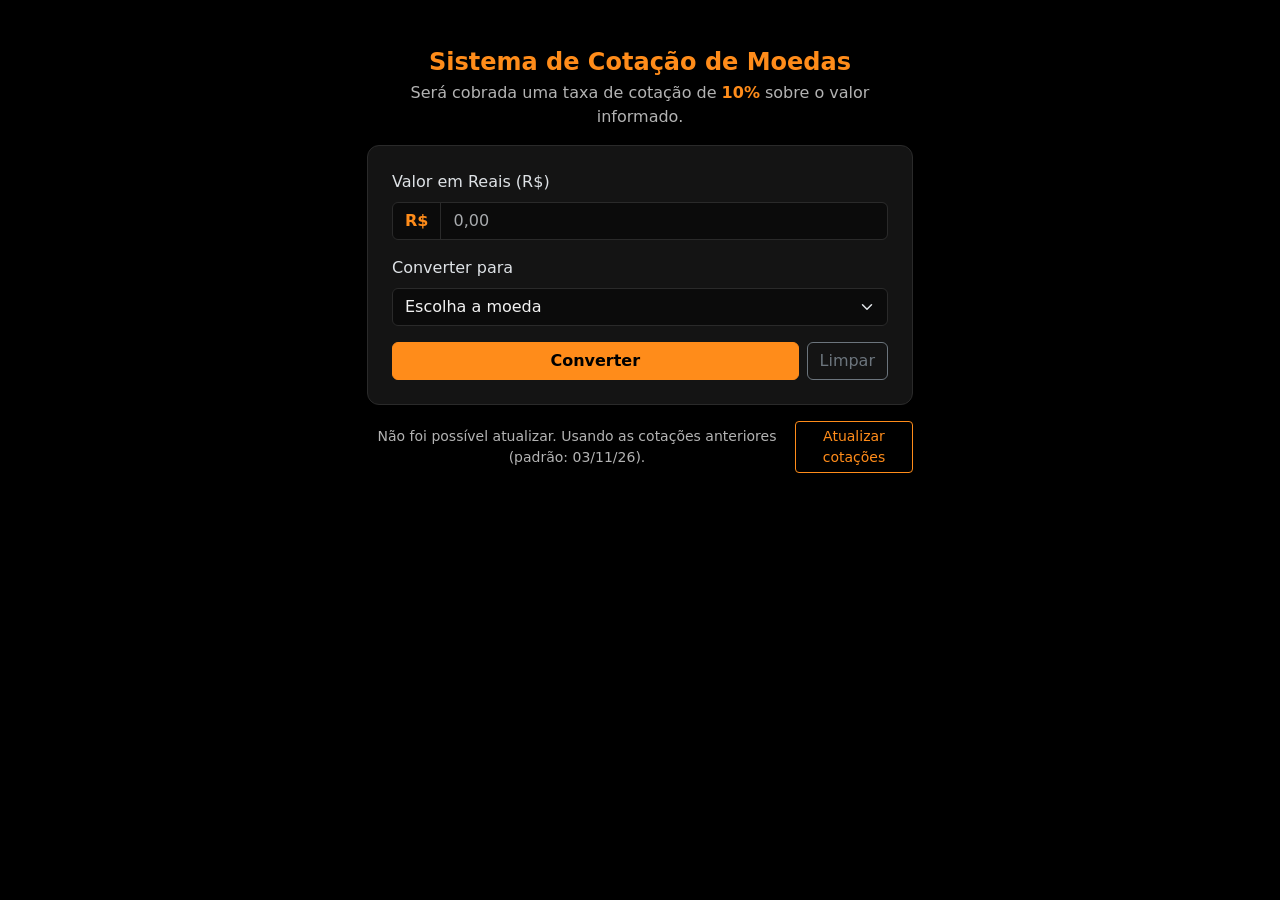
<file: Site - HTML + Bootstrap/index.html>
<!DOCTYPE html>
<html lang="pt-BR" data-bs-theme="dark">

<head>
    <meta charset="UTF-8">
    <meta name="viewport" content="width=device-width, initial-scale=1">
    <title>Sistema de Cotação de Moedas</title>
    <link href="https://cdn.jsdelivr.net/npm/bootstrap@5.3.3/dist/css/bootstrap.min.css" rel="stylesheet">
    <link href="style.css" rel="stylesheet">
</head>

<body>
    <main class="container py-5">
        <div class="row justify-content-center">
            <div class="col-12 col-md-8 col-lg-6">

                <h1 class="h3 titulo mb-1">
                    Sistema de Cotação de Moedas
                </h1>
                <p class="text-secondary">
                    Será cobrada uma taxa de cotação de 
                    <strong class="laranja" id="textoTaxa">
                        10%
                    </strong> sobre o valor informado.
                </p>

                <div class="card painel shadow-sm">
                    <div class="card-body p-4">
                        <div class="mb-3">
                            <label for="valorReal" class="form-label">
                                Valor em Reais (R$)
                            </label>
                            <div class="input-group">
                                <span class="input-group-text">
                                    R$
                                </span>
                                <input type="text" inputmode="numeric" class="form-control" id="valorReal"
                                    placeholder="0,00" autocomplete="off">
                            </div>
                        </div>

                        <div class="mb-3">
                            <label for="moeda" class="form-label">
                                Converter para
                            </label>
                            <select class="form-select" id="moeda">
                                <option value="" selected disabled>
                                    Escolha a moeda
                                </option>
                                <option value="dolar">
                                    Dólar (US$)
                                </option>
                                <option value="euro">
                                    Euro (€)
                                </option>
                                <option value="bitcoin">
                                    Bitcoin (₿)
                                </option>
                            </select>
                        </div>

                        <div id="erro" class="alert alert-danger d-none" role="alert"></div>

                        <div class="d-flex gap-2">
                            <button id="btnConverter" class="btn btn-laranja flex-grow-1">
                                Converter
                            </button>
                            <button id="btnLimpar" class="btn btn-outline-secondary">
                                Limpar
                            </button>
                        </div>
                    </div>
                </div>

                <div id="relatorio" class="card painel shadow-sm mt-4 d-none">
                    <div class="card-header fw-semibold">
                        Relatório da Cotação
                    </div>
                    <div class="card-body">
                        <p class="mb-1 text-secondary">
                            Valor convertido
                        </p>
                        <p class="resultado-valor mb-3" id="resConvertido"></p>
                        <ul class="list-group list-group-flush">
                            <li class="list-group-item d-flex justify-content-between px-0">
                                <span>
                                    Valor informado
                                </span>
                                <span id="resInformado"></span>
                            </li>
                            <li class="list-group-item d-flex justify-content-between px-0">
                                <span>
                                    Taxa de cotação
                                </span><span id="resTaxa"></span>
                            </li>
                            <li class="list-group-item d-flex justify-content-between px-0">
                                <span>
                                    Valor após a taxa
                                </span><span id="resLiquido"></span>
                            </li>
                            <li class="list-group-item d-flex justify-content-between px-0">
                                <span>
                                    Cotação usada
                                </span><span id="resCotacao"></span>
                            </li>
                        </ul>
                    </div>
                </div>

                <div class="d-flex align-items-center justify-content-between gap-2 mt-3">
                    <span class="text-secondary small" id="statusCotacao">
                        Carregando cotações...
                    </span>
                    <button id="btnAtualizar" class="btn btn-sm btn-contorno-laranja">
                        Atualizar cotações
                    </button>
                </div>
            </div>
        </div>
    </main>

    <script src="script.js"></script>
</body>

</html>
</file>
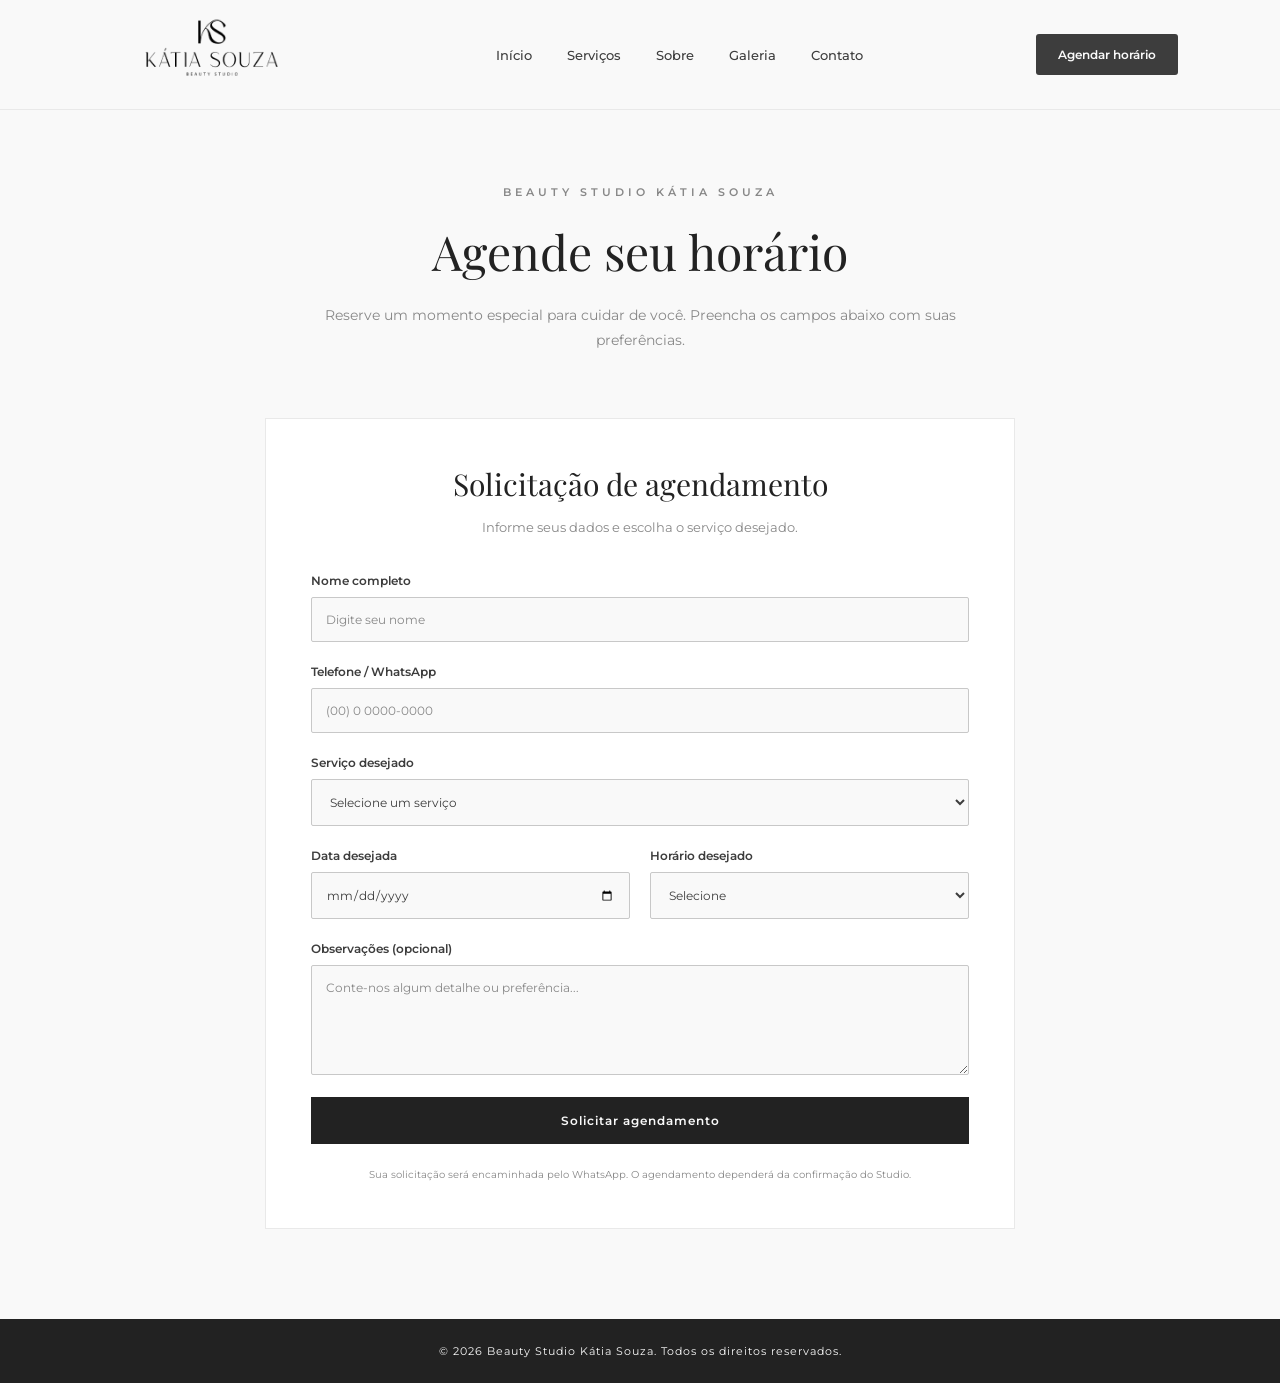
<file: Beauty Studio - HTML + CSS + JS/agendamento.html>
<!DOCTYPE html>
<html lang="pt-BR">

<head>
    <meta charset="UTF-8">
    <meta name="viewport" content="width=device-width, initial-scale=1.0">

    <title>Agendamento | Beauty Studio Kátia Souza</title>

    <link rel="icon" href="Imagens/FavIcon.png" type="image/png">
    <link rel="stylesheet" href="css/style.css">
    <script src="css/form.js" defer></script>

    <link rel="preconnect" href="https://fonts.googleapis.com">
    <link rel="preconnect" href="https://fonts.gstatic.com" crossorigin>

    <link href="https://fonts.googleapis.com/css2?family=Montserrat:wght@400;500;600&family=Playfair+Display:wght@400;500&display=swap"
    rel="stylesheet">
</head>

<body>

    <!-- CABEÇALHO -->
    <header class="cabecalho">

        <a href="index.html" class="logo">
            <img src="Imagens/Logo.png" alt="Beauty Studio Kátia Souza">
        </a>

        <nav class="menu">
            <a href="index.html">Início</a>
            <a href="servicos.html">Serviços</a>
            <a href="sobre.html">Sobre</a>
            <a href="galeria.html">Galeria</a>
            <a href="contato.html">Contato</a>
        </nav>

        <a href="agendamento.html" class="botao-agendar">
            Agendar horário
        </a>

    </header>

    <main>

        <!-- INTRODUÇÃO -->
        <section class="agendamento-intro">

            <p class="subtitulo">BEAUTY STUDIO KÁTIA SOUZA</p>

            <h1>Agende seu horário</h1>

            <p>
                Reserve um momento especial para cuidar de você.
                Preencha os campos abaixo com suas preferências.
            </p>

        </section>

        <!-- FORMULÁRIO -->
        <section class="agendamento-container">

            <div class="agendamento-card">

                <div class="agendamento-titulo">
                    <h2>Solicitação de agendamento</h2>

                    <p>
                        Informe seus dados e escolha o serviço desejado.
                    </p>
                </div>

                <form class="form-agendamento" id="formAgendamento">

                    <div class="campo">
                        <label for="nome">Nome completo</label>
                        <input
                            type="text"
                            id="nome"
                            name="nome"
                            placeholder="Digite seu nome"
                            required>
                    </div>
        
                    <div class="campo">
                        <label for="telefone">Telefone / WhatsApp</label>
                        <input
                            type="tel"
                            id="telefone"
                            name="telefone"
                            placeholder="(00) 0 0000-0000"
                            maxlength="16"
                            inputmode="numeric"
                            autocomplete="tel"
                            required>
                    </div>
        
                    <div class="campo">
                        <label for="servico">Serviço desejado</label>
        
                        <select id="servico" name="servico" required>
                            <option value="">Selecione um serviço</option>
                            <option value="Manicure tradicional">Manicure tradicional</option>
                            <option value="Esmaltação em gel">Esmaltação em gel</option>
                            <option value="Alongamento de unhas">Alongamento de unhas</option>
                            <option value="Nail art">Nail art</option>
                        </select>
                    </div>
        
                    <div class="campo-duplo">
        
                        <div class="campo">
                            <label for="data">Data desejada</label>
                            <input
                                type="date"
                                id="data"
                                name="data"
                                required>
                        </div>
        
                        <div class="campo">
                            <label for="horario">Horário desejado</label>
        
                            <select id="horario" name="horario" required>
                                <option value="">Selecione</option>
                                <option value="07:00">07:00</option>
                                <option value="08:00">08:00</option>
                                <option value="09:00">09:00</option>
                                <option value="10:00">10:00</option>
                                <option value="11:00">11:00</option>
                                <option value="13:00">13:00</option>
                                <option value="14:00">14:00</option>
                                <option value="15:00">15:00</option>
                                <option value="16:00">16:00</option>
                                <option value="17:00">17:00</option>
                            </select>
                        </div>
        
                    </div>
        
                    <div class="campo">
                        <label for="observacoes">Observações (opcional)</label>
        
                        <textarea
                            id="observacoes"
                            name="observacoes"
                            rows="4"
                            placeholder="Conte-nos algum detalhe ou preferência..."></textarea>
                    </div>

                    <button type="submit" class="botao-formulario">
                        Solicitar agendamento
                    </button>

                    <p class="aviso-formulario">
                        Sua solicitação será encaminhada pelo WhatsApp.
                        O agendamento dependerá da confirmação do Studio.
                    </p>

                </form>

            </div>

        </section>

    </main>

    <!-- RODAPÉ -->
    <footer class="footer">
        <p>© 2026 Beauty Studio Kátia Souza. Todos os direitos reservados.</p>
    </footer>

</body>

    </body>
    </html>
    

</html>
</file>
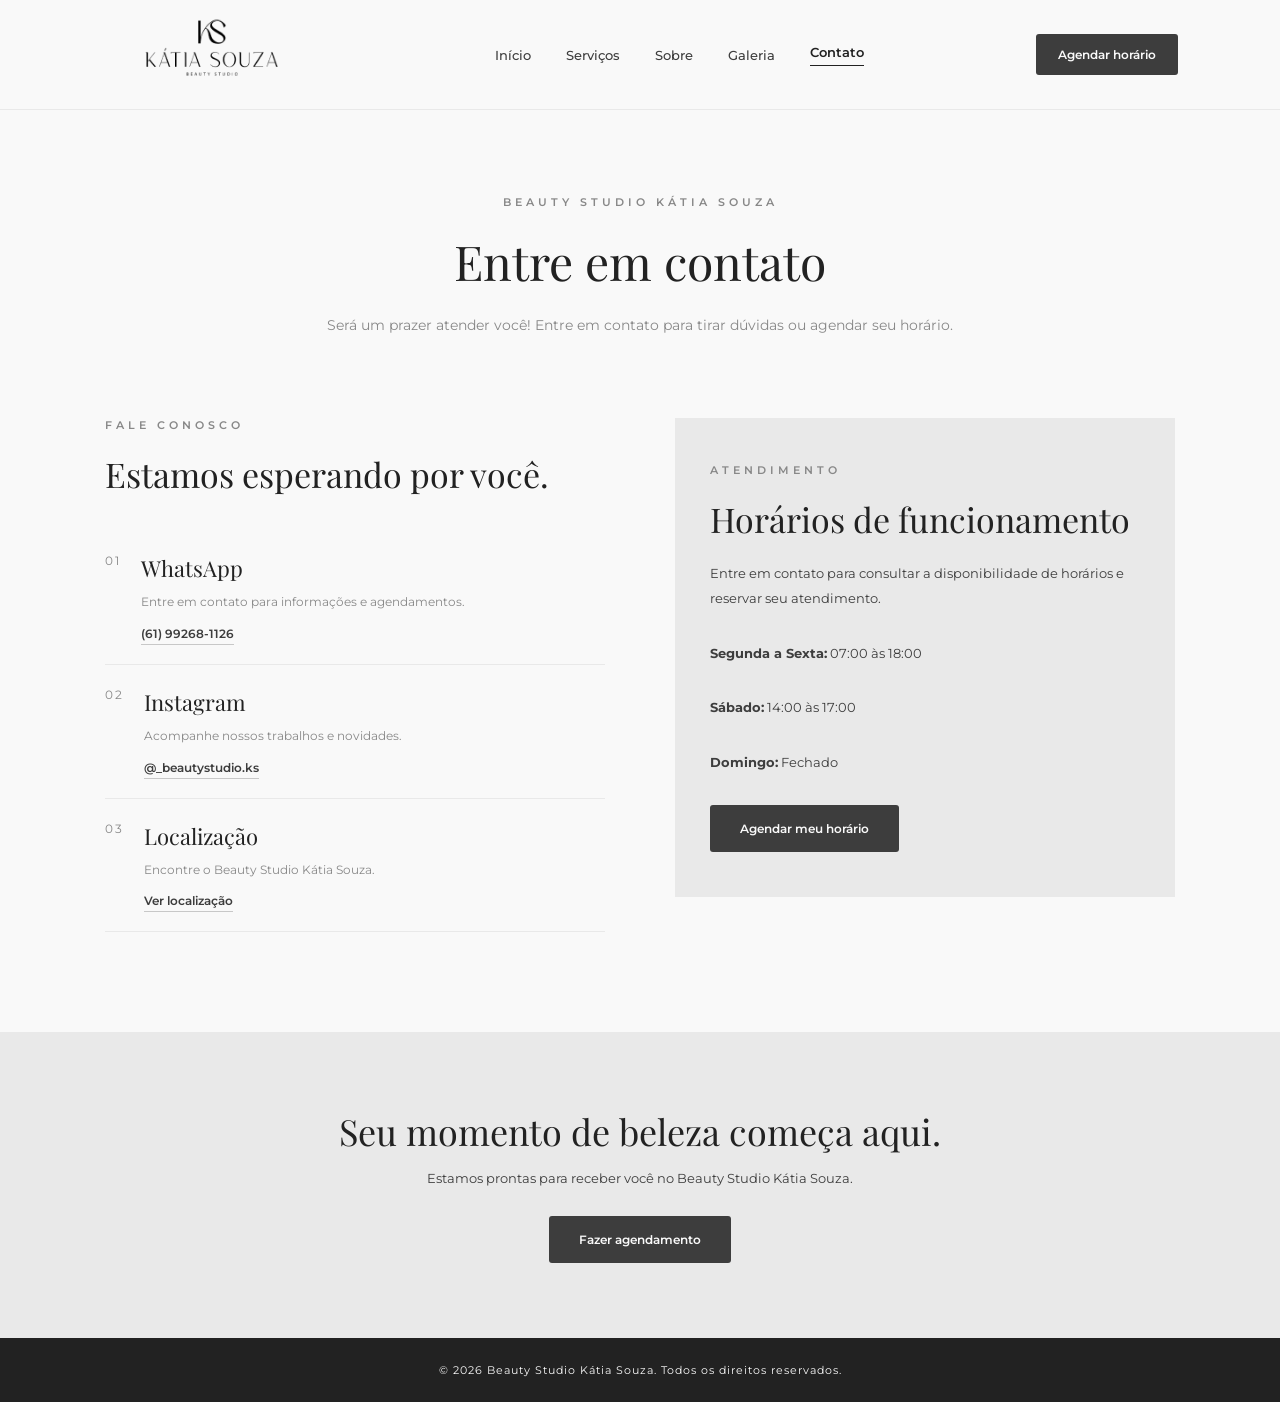
<file: Beauty Studio - HTML + CSS + JS/contato.html>
<!DOCTYPE html>
<html lang="pt-BR">

<head>
    <meta charset="UTF-8">
    <meta name="viewport" content="width=device-width, initial-scale=1.0">

    <title>Contato | Beauty Studio Kátia Souza</title>

    <link rel="icon" href="Imagens/FavIcon.png" type="image/png">
    <link rel="stylesheet" href="css/style.css">

    <link rel="preconnect" href="https://fonts.googleapis.com">
    <link rel="preconnect" href="https://fonts.gstatic.com" crossorigin>

    <link href="https://fonts.googleapis.com/css2?family=Montserrat:wght@400;500;600&family=Playfair+Display:wght@400;500&display=swap"
    rel="stylesheet">
</head>

<body>

    <!-- CABEÇALHO -->
    <header class="cabecalho">

        <a href="index.html" class="logo">
            <img src="Imagens/Logo.png" alt="Beauty Studio Kátia Souza">
        </a>

        <nav class="menu">
            <a href="index.html">Início</a>
            <a href="servicos.html">Serviços</a>
            <a href="sobre.html">Sobre</a>
            <a href="galeria.html">Galeria</a>
            <a href="contato.html" class="ativo">Contato</a>
        </nav>

        <a href="agendamento.html" class="botao-agendar">
            Agendar horário
        </a>

    </header>


    <main>

        <!-- INTRODUÇÃO -->
        <section class="contato-intro">

            <p class="subtitulo">BEAUTY STUDIO KÁTIA SOUZA</p>

            <h1>Entre em contato</h1>

            <p>
                Será um prazer atender você!
                Entre em contato para tirar dúvidas ou agendar seu horário.
            </p>

        </section>


        <!-- INFORMAÇÕES DE CONTATO -->
        <section class="contato-container">

            <div class="contato-info">

                <p class="subtitulo">FALE CONOSCO</p>

                <h2>Estamos esperando por você.</h2>

                <div class="contato-item">
                    <span>01</span>
                    <div>
                        <h3>WhatsApp</h3>
                        <p>Entre em contato para informações e agendamentos.</p>
                        <a href="https://wa.me/message/E3ZSRGBYFQKYK1" target="_blank">
                            (61) 99268-1126
                        </a>
                    </div>
                </div>

                <div class="contato-item">
                    <span>02</span>
                    <div>
                        <h3>Instagram</h3>
                        <p>Acompanhe nossos trabalhos e novidades.</p>
                        <a href="https://www.instagram.com/_beautystudio.ks/" target="_blank">
                            @_beautystudio.ks
                        </a>
                    </div>
                </div>

                <div class="contato-item">
                    <span>03</span>
                    <div>
                        <h3>Localização</h3>
                        <p>Encontre o Beauty Studio Kátia Souza.</p>
                        <a href="https://www.google.com/maps/dir//Beauty+Studio+K%C3%A1tia+Souza,+Quadra+13+Conjunto+08,+Setor+Residencial+Leste,+Buritis+III+Casa+11,+Bras%C3%ADlia+-+DF,+73355-308/@-15.7215488,-47.9373578,11z/data=!4m8!4m7!1m0!1m5!1m1!1s0x935a13a47402aef5:0x6c80f74e83e44279!2m2!1d-47.6337893!2d-15.6124065?entry=ttu&g_ep=EgoyMDI2MTEwOC4wIKXMDSoASAFQAw%3D%3D"
                           target="_blank"
                           rel="noopener noreferrer">
                            Ver localização
                        </a>
                    </div>
                </div>

            </div>


            <!-- HORÁRIOS -->
            <div class="contato-horarios">

                <p class="subtitulo">ATENDIMENTO</p>

                <h2>Horários de funcionamento</h2>

                <p>
                    Entre em contato para consultar a disponibilidade
                    de horários e reservar seu atendimento.
                </p>
                <p><strong>Segunda a Sexta:</strong> 07:00 às 18:00</p>
                <p><strong>Sábado:</strong> 14:00 às 17:00</p>
                <p><strong>Domingo:</strong> Fechado</p>

                <a href="agendamento.html" class="botao-banner">
                    Agendar meu horário
                </a>

            </div>

        </section>


        <!-- CHAMADA FINAL -->
        <section class="contato-cta">

            <h2>Seu momento de beleza começa aqui.</h2>

            <p>
                Estamos prontas para receber você
                no Beauty Studio Kátia Souza.
            </p>

            <a href="agendamento.html" class="botao-banner">
                Fazer agendamento
            </a>

        </section>

    </main>


    <!-- RODAPÉ -->
    <footer class="footer">
        <p>
            © 2026 Beauty Studio Kátia Souza.
            Todos os direitos reservados.
        </p>
    </footer>

</body>

</html>
</file>
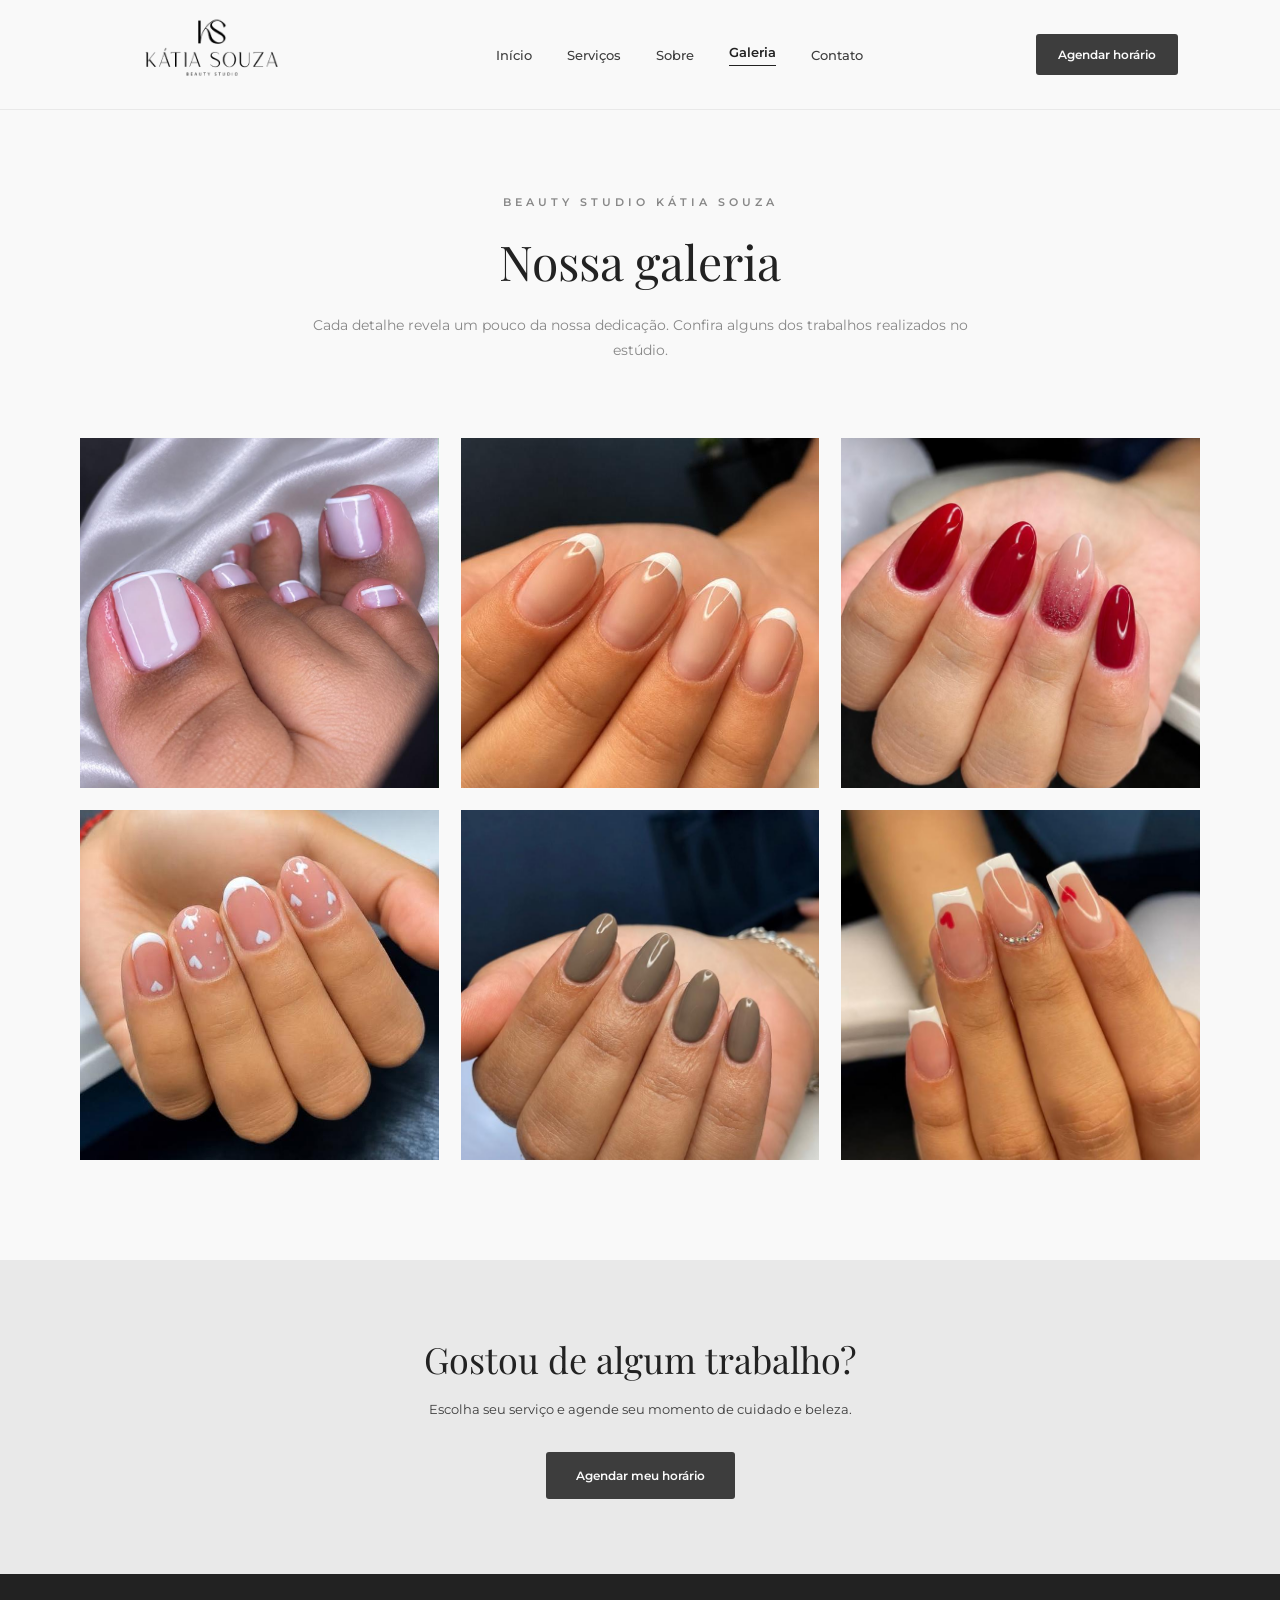
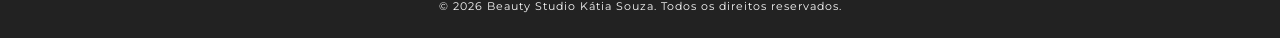
<file: Beauty Studio - HTML + CSS + JS/galeria.html>
<!DOCTYPE html>
<html lang="pt-BR">

<head>
    <meta charset="UTF-8">
    <meta name="viewport" content="width=device-width, initial-scale=1.0">

    <title>Galeria | Beauty Studio Kátia Souza</title>

    <link rel="icon" href="Imagens/FavIcon.png" type="image/png">
    <link rel="stylesheet" href="css/style.css">

    <link rel="preconnect" href="https://fonts.googleapis.com">
    <link rel="preconnect" href="https://fonts.gstatic.com" crossorigin>

    <link href="https://fonts.googleapis.com/css2?family=Montserrat:wght@400;500;600&family=Playfair+Display:wght@400;500&display=swap"
    rel="stylesheet">
</head>

<body>

    <!-- CABEÇALHO -->
    <header class="cabecalho">

        <a href="index.html" class="logo">
            <img src="Imagens/Logo.png" alt="Beauty Studio Kátia Souza">
        </a>

        <nav class="menu">
            <a href="index.html">Início</a>
            <a href="servicos.html">Serviços</a>
            <a href="sobre.html">Sobre</a>
            <a href="galeria.html" class="ativo">Galeria</a>
            <a href="contato.html">Contato</a>
        </nav>

        <a href="agendamento.html" class="botao-agendar">
            Agendar horário
        </a>

    </header>


    <main>

        <!-- INTRODUÇÃO -->
        <section class="galeria-intro">

            <p class="subtitulo">BEAUTY STUDIO KÁTIA SOUZA</p>

            <h1>Nossa galeria</h1>

            <p>
                Cada detalhe revela um pouco da nossa dedicação.
                Confira alguns dos trabalhos realizados no estúdio.
            </p>

        </section>


        <!-- FOTOGRAFIAS -->
        <section class="galeria-container">

            <div class="galeria-grid">

                <figure class="galeria-item">
                    <img src="Imagens/galeria-01.jpg"
                         alt="Trabalho de manicure realizado no estúdio">
                </figure>

                <figure class="galeria-item">
                    <img src="Imagens/galeria-02.jpg"
                         alt="Esmaltação em gel realizada no estúdio">
                </figure>

                <figure class="galeria-item">
                    <img src="Imagens/galeria-03.jpg"
                         alt="Alongamento de unhas">
                </figure>

                <figure class="galeria-item">
                    <img src="Imagens/galeria-04.jpg"
                         alt="Decoração artística de unhas">
                </figure>

                <figure class="galeria-item">
                    <img src="Imagens/galeria-05.jpg"
                         alt="Manicure com acabamento delicado">
                </figure>

                <figure class="galeria-item">
                    <img src="Imagens/galeria-06.jpg"
                         alt="Trabalho de nail art">
                </figure>

            </div>

        </section>


        <!-- CHAMADA PARA AGENDAMENTO -->
        <section class="galeria-cta">

            <h2>Gostou de algum trabalho?</h2>

            <p>
                Escolha seu serviço e agende seu momento
                de cuidado e beleza.
            </p>

            <a href="agendamento.html" class="botao-banner">
                Agendar meu horário
            </a>

        </section>

    </main>


    <!-- RODAPÉ -->
    <footer class="footer">
        <p>
            © 2026 Beauty Studio Kátia Souza.
            Todos os direitos reservados.
        </p>
    </footer>

</body>

</html>
</file>
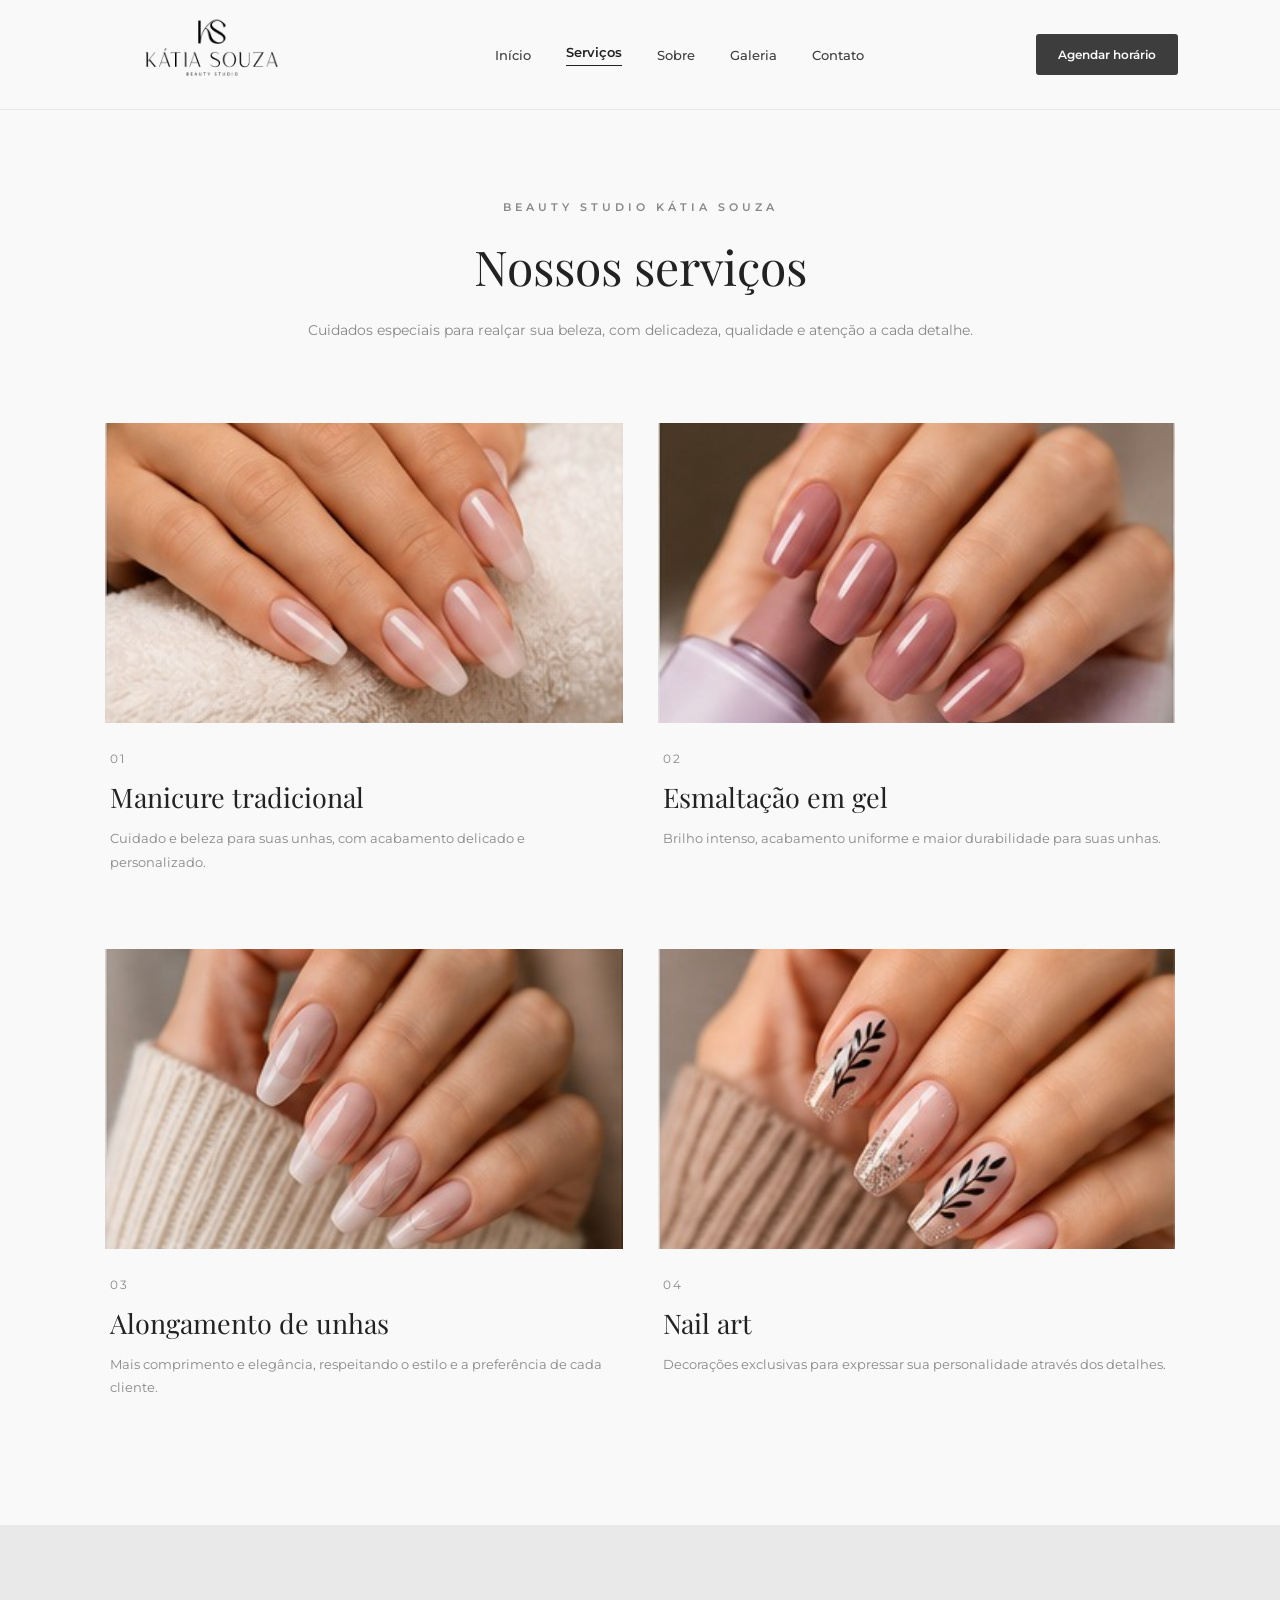
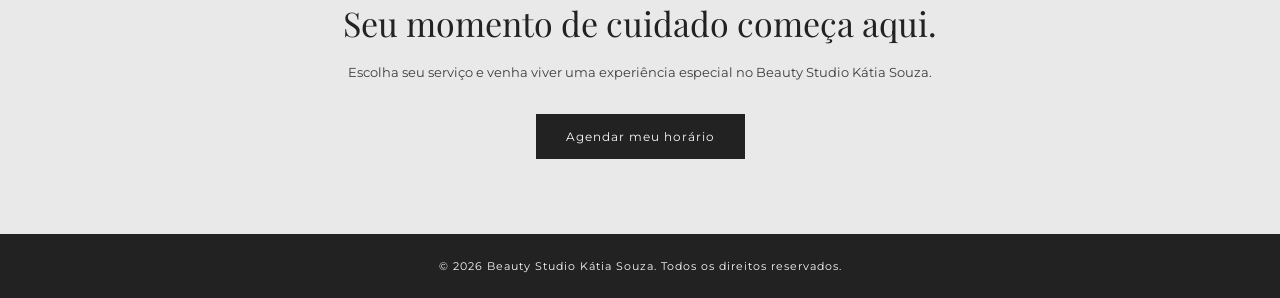
<file: Beauty Studio - HTML + CSS + JS/servicos.html>
<!DOCTYPE html>
<html lang="pt-BR">
<head>
    <meta charset="UTF-8">
    <meta name="viewport" content="width=device-width, initial-scale=1.0">

    <title>Serviços | Beauty Studio Kátia Souza</title>

    <link rel="icon" href="Imagens/FavIcon.png" type="image/png">
    <link rel="stylesheet" href="css/style.css">

    <link rel="preconnect" href="https://fonts.googleapis.com">
    <link rel="preconnect" href="https://fonts.gstatic.com" crossorigin>

    <link href="https://fonts.googleapis.com/css2?family=Montserrat:wght@400;500;600&family=Playfair+Display:wght@400;500&display=swap"
    rel="stylesheet">
</head>

<body>

    <!-- CABEÇALHO -->
    <header class="cabecalho">

        <a href="index.html" class="logo">
            <img src="Imagens/Logo.png" alt="Beauty Studio Kátia Souza">
        </a>
    
        <nav class="menu">
            <a href="index.html">Início</a>
            <a href="servicos.html" class="ativo">Serviços</a>
            <a href="sobre.html">Sobre</a>
            <a href="galeria.html">Galeria</a>
            <a href="contato.html">Contato</a>
        </nav>
    
        <a href="agendamento.html" class="botao-agendar">
            Agendar horário
        </a>
    
    </header>


    <!-- TÍTULO DA PÁGINA -->
    <main>

        <section class="servicos-intro">

            <p class="subtitulo">BEAUTY STUDIO KÁTIA SOUZA</p>

            <h1>Nossos serviços</h1>

            <p>
                Cuidados especiais para realçar sua beleza,
                com delicadeza, qualidade e atenção a cada detalhe.
            </p>

        </section>


        <!-- LISTA DE SERVIÇOS -->
        <section class="servicos-container">

            <article class="servico-card">

                <div class="servico-imagem">
                    <img src="Imagens/manicure.jpg" alt="Manicure tradicional">
                </div>

                <div class="servico-info">
                    <span>01</span>
                    <h2>Manicure tradicional</h2>
                    <p>
                        Cuidado e beleza para suas unhas, com
                        acabamento delicado e personalizado.
                    </p>
                </div>

            </article>


            <article class="servico-card">

                <div class="servico-imagem">
                    <img src="Imagens/gel.jpg" alt="Esmaltação em gel">
                </div>

                <div class="servico-info">
                    <span>02</span>
                    <h2>Esmaltação em gel</h2>
                    <p>
                        Brilho intenso, acabamento uniforme e
                        maior durabilidade para suas unhas.
                    </p>
                </div>

            </article>


            <article class="servico-card">

                <div class="servico-imagem">
                    <img src="Imagens/alongamento.jpg" alt="Alongamento de unhas">
                </div>

                <div class="servico-info">
                    <span>03</span>
                    <h2>Alongamento de unhas</h2>
                    <p>
                        Mais comprimento e elegância, respeitando
                        o estilo e a preferência de cada cliente.
                    </p>
                </div>

            </article>


            <article class="servico-card">

                <div class="servico-imagem">
                    <img src="Imagens/nail-art.jpg" alt="Decoração de unhas">
                </div>

                <div class="servico-info">
                    <span>04</span>
                    <h2>Nail art</h2>
                    <p>
                        Decorações exclusivas para expressar sua
                        personalidade através dos detalhes.
                    </p>
                </div>

            </article>

        </section>


        <!-- CHAMADA PARA AGENDAMENTO -->
        <section class="servicos-cta">

            <h2>Seu momento de cuidado começa aqui.</h2>

            <p>
                Escolha seu serviço e venha viver uma experiência
                especial no Beauty Studio Kátia Souza.
            </p>

            <a href="agendamento.html" class="btn-principal">
                Agendar meu horário
            </a>

        </section>

    </main>


    <!-- RODAPÉ -->
    <footer class="footer">
        <p>© 2026 Beauty Studio Kátia Souza. Todos os direitos reservados.</p>
    </footer>

</body>
</html>
</file>
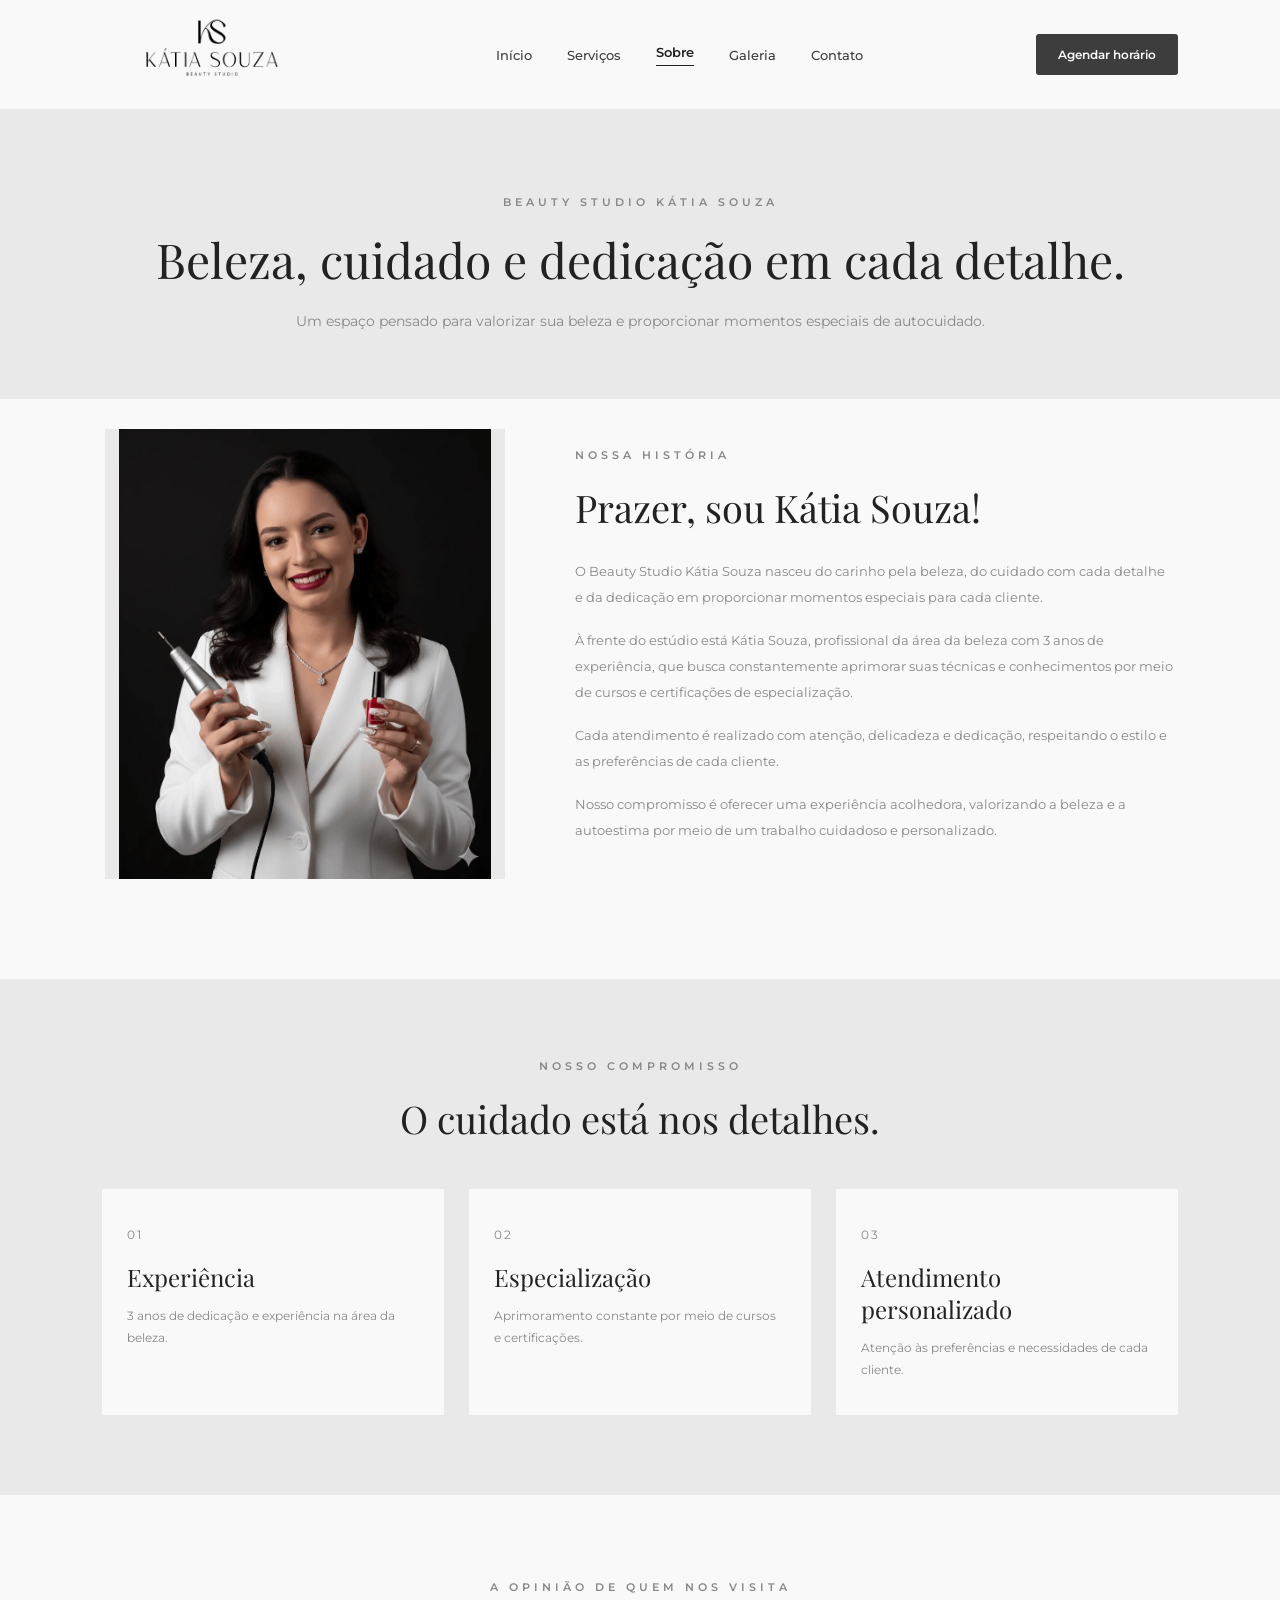
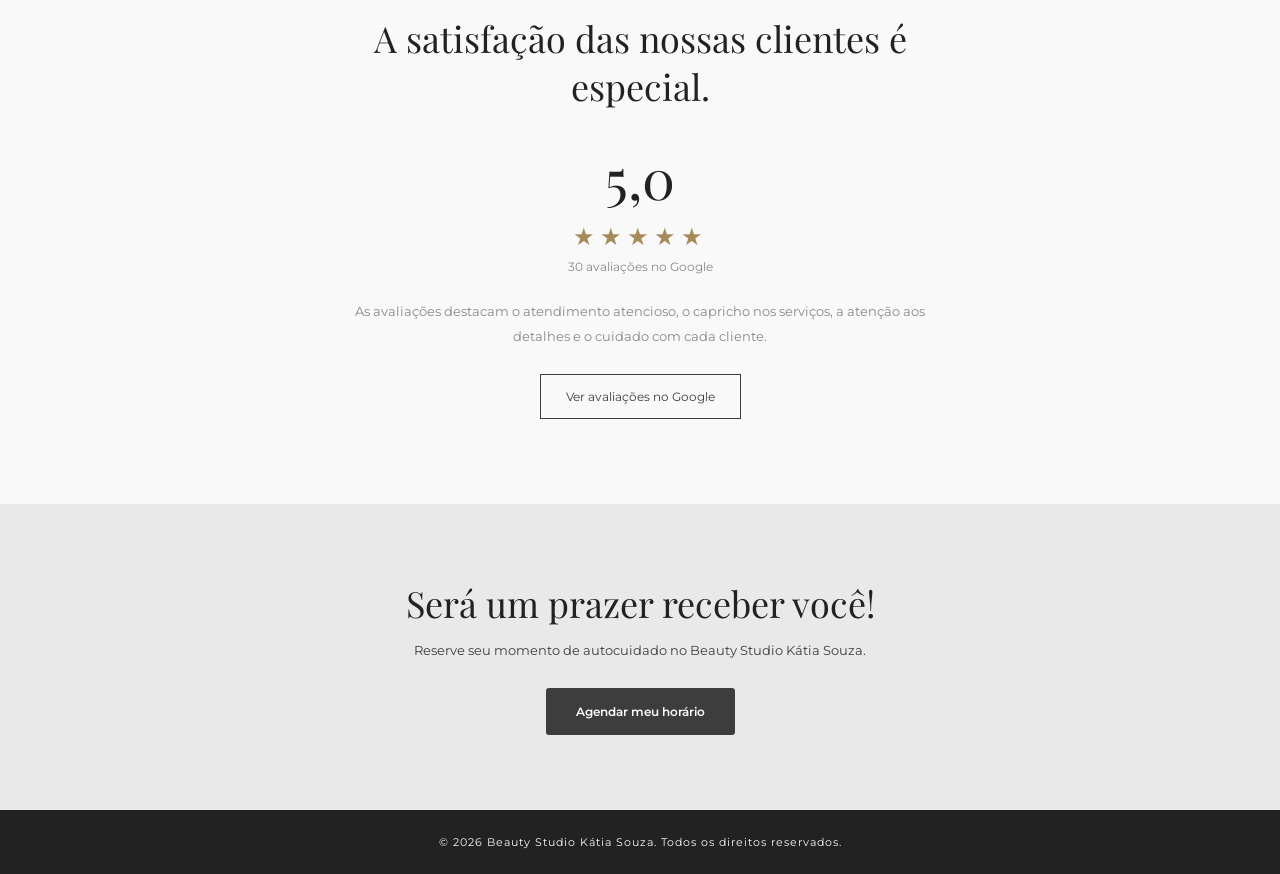
<file: Beauty Studio - HTML + CSS + JS/sobre.html>
<!DOCTYPE html>
<html lang="pt-BR">

<head>
    <meta charset="UTF-8">
    <meta name="viewport" content="width=device-width, initial-scale=1.0">

    <title>Sobre | Beauty Studio Kátia Souza</title>

    <link rel="icon" href="Imagens/FavIcon.png" type="image/png">
    <link rel="stylesheet" href="css/style.css">

    <link rel="preconnect" href="https://fonts.googleapis.com">
    <link rel="preconnect" href="https://fonts.gstatic.com" crossorigin>

    <link href="https://fonts.googleapis.com/css2?family=Montserrat:wght@400;500;600&family=Playfair+Display:wght@400;500&display=swap"
    rel="stylesheet">
</head>

<body>

    <!-- CABEÇALHO -->
    <header class="cabecalho">

        <a href="index.html" class="logo">
            <img src="Imagens/Logo.png" alt="Beauty Studio Kátia Souza">
        </a>

        <nav class="menu">
            <a href="index.html">Início</a>
            <a href="servicos.html">Serviços</a>
            <a href="sobre.html" class="ativo">Sobre</a>
            <a href="galeria.html">Galeria</a>
            <a href="contato.html">Contato</a>
        </nav>

        <a href="agendamento.html" class="botao-agendar">
            Agendar horário
        </a>

    </header>


    <main>

        <!-- INTRODUÇÃO -->
        <section class="sobre-intro">

            <p class="subtitulo">BEAUTY STUDIO KÁTIA SOUZA</p>

            <h1>Beleza, cuidado e dedicação em cada detalhe.</h1>

            <p>
                Um espaço pensado para valorizar sua beleza
                e proporcionar momentos especiais de autocuidado.
            </p>

        </section>


        <!-- APRESENTAÇÃO -->
        <section class="sobre-conteudo">

            <div class="sobre-imagem">
                <img src="Imagens/katia-sobre.png"
                     alt="Identidade visual do Beauty Studio Kátia Souza">
            </div>

            <div class="sobre-texto">

                <p class="subtitulo">NOSSA HISTÓRIA</p>

                <h2>Prazer, sou Kátia Souza!</h2>

                <p>
                    O Beauty Studio Kátia Souza nasceu do carinho
                    pela beleza, do cuidado com cada detalhe e da
                    dedicação em proporcionar momentos especiais
                    para cada cliente.
                </p>

                <p>
                    À frente do estúdio está Kátia Souza, profissional
                    da área da beleza com 3 anos de experiência, que
                    busca constantemente aprimorar suas técnicas e
                    conhecimentos por meio de cursos e certificações
                    de especialização.
                </p>

                <p>
                    Cada atendimento é realizado com atenção,
                    delicadeza e dedicação, respeitando o estilo e
                    as preferências de cada cliente.
                </p>

                <p>
                    Nosso compromisso é oferecer uma experiência
                    acolhedora, valorizando a beleza e a autoestima
                    por meio de um trabalho cuidadoso e personalizado.
                </p>

            </div>

        </section>


        <!-- DIFERENCIAIS -->
        <section class="sobre-diferenciais">

            <div class="sobre-diferenciais-titulo">
                <p class="subtitulo">NOSSO COMPROMISSO</p>
                <h2>O cuidado está nos detalhes.</h2>
            </div>

            <div class="diferenciais-grid">

                <article class="diferencial-card">
                    <span>01</span>
                    <h3>Experiência</h3>
                    <p>
                        3 anos de dedicação e experiência
                        na área da beleza.
                    </p>
                </article>

                <article class="diferencial-card">
                    <span>02</span>
                    <h3>Especialização</h3>
                    <p>
                        Aprimoramento constante por meio de
                        cursos e certificações.
                    </p>
                </article>

                <article class="diferencial-card">
                    <span>03</span>
                    <h3>Atendimento personalizado</h3>
                    <p>
                        Atenção às preferências e necessidades
                        de cada cliente.
                    </p>
                </article>

            </div>

        </section>


        <!-- AVALIAÇÕES -->
        <section class="sobre-avaliacoes">

            <p class="subtitulo">A OPINIÃO DE QUEM NOS VISITA</p>

            <h2>A satisfação das nossas clientes é especial.</h2>

            <div class="avaliacao-nota">
                <strong>5,0</strong>
                <span>★★★★★</span>
                <p>30 avaliações no Google</p>
            </div>

            <p class="avaliacao-descricao">
                As avaliações destacam o atendimento atencioso,
                o capricho nos serviços, a atenção aos detalhes
                e o cuidado com cada cliente.
            </p>

            <a
                href="https://share.google/VEgQAzLeYrcuYECEj"
                target="_blank"
                rel="noopener noreferrer"
                class="botao-avaliacoes">
                Ver avaliações no Google
            </a>

        </section>


        <!-- CHAMADA -->
        <section class="sobre-cta">

            <h2>Será um prazer receber você!</h2>

            <p>
                Reserve seu momento de autocuidado no
                Beauty Studio Kátia Souza.
            </p>

            <a href="agendamento.html" class="botao-banner">
                Agendar meu horário
            </a>

        </section>

    </main>


    <!-- RODAPÉ -->
    <footer class="footer">
        <p>
            © 2026 Beauty Studio Kátia Souza.
            Todos os direitos reservados.
        </p>
    </footer>

</body>
</html>
</file>
<file: Site - HTML + Bootstrap/style.css>
:root {
  --fundo: #000000;
  --painel: #141414;
  --borda: #2a2a2a;
  --laranja: #ff8c1a;
  --laranja-escuro: #e07400;
}

body {
  background: var(--fundo);
  color: #f2f2f2;
}

.titulo { color: var(--laranja); }
.laranja { color: var(--laranja); }

.painel {
  background: var(--painel);
  border: 1px solid var(--borda);
  border-radius: 0.75rem;
}
.painel .card-header {
  background: transparent;
  border-bottom: 1px solid var(--borda);
}
.painel .list-group-item {
  background: transparent;
  border-color: var(--borda);
  color: inherit;
}

.form-control,
.form-select,
.input-group-text {
  background-color: #0b0b0b;
  border-color: var(--borda);
  color: #f2f2f2;
}
.form-control:focus,
.form-select:focus {
  background-color: #0b0b0b;
  color: #fff;
  border-color: var(--laranja);
  box-shadow: 0 0 0 0.2rem rgba(255, 140, 26, 0.25);
}
.input-group-text { color: var(--laranja); font-weight: 600; }

.btn-laranja {
  background: var(--laranja);
  border-color: var(--laranja);
  color: #000;
  font-weight: 600;
}
.btn-laranja:hover,
.btn-laranja:focus {
  background: var(--laranja-escuro);
  border-color: var(--laranja-escuro);
  color: #000;
}

.resultado-valor {
  font-size: 2rem;
  font-weight: 700;
  color: var(--laranja);
}

.btn-contorno-laranja {
  color: var(--laranja);
  border-color: var(--laranja);
}

.btn-contorno-laranja:hover,
.btn-contorno-laranja:focus {
  background: var(--laranja);
  border-color: var(--laranja);
  color: #000;
}

.h3.titulo.mb-1 {
  font-size: 1.5rem;
  font-weight: 600;
  color: var(--laranja);
  text-align: center;
}

.text-secondary {
  color: #b3b3b3 !important;
  text-align: center;
}
</file>
<file: Beauty Studio - HTML + CSS + JS/css/style.css>
/* =========================
   1. CONFIGURAÇÕES GERAIS
========================= */

* {
    margin: 0;
    padding: 0;
    box-sizing: border-box;
}

:root {
    --branco: #F9F9F9;
    --cinza-claro: #E9E9E9;
    --cinza-suave: #C8C8C8;
    --cinza-medio: #888888;
    --grafite: #3D3D3D;
    --preto: #222222;
}

body {
    background-color: var(--branco);
    font-family: 'Montserrat', sans-serif;
    color: var(--preto);
}


/* =========================
   2. CABEÇALHO
========================= */

.cabecalho {
    width: 100%;
    min-height: 110px;
    padding: 0 8%;

    display: flex;
    align-items: center;
    justify-content: space-between;

    background-color: var(--branco);
    border-bottom: 1px solid var(--cinza-claro);
}

/* LOGOTIPO */

.logo {
    display: block;
    width: 220px;
    height: 95px;
    overflow: hidden;
}

.logo img {
    width: 100%;
    height: 100%;
    object-fit: cover;
    object-position: center 44%;
    display: block;
}

/* MENU */

.menu {
    display: flex;
    align-items: center;
    gap: 35px;
}

.menu a {
    color: var(--grafite);
    text-decoration: none;
    font-size: 13px;
    font-weight: 500;
    transition: 0.3s;
}

.menu a:hover {
    color: var(--cinza-medio);
}

/* LINK ATIVO */

.menu a.ativo {
    color: var(--preto);
    font-weight: 600;
    border-bottom: 1px solid var(--preto);
    padding-bottom: 5px;
}

/* BOTÃO */

.botao-agendar {
    background-color: var(--grafite);
    color: var(--branco);

    padding: 13px 22px;

    text-decoration: none;
    font-size: 12px;
    font-weight: 600;

    border-radius: 3px;
    transition: 0.3s;
}

.botao-agendar:hover {
    background-color: var(--preto);
    transform: translateY(-2px);
}


/* =========================
   3. BANNER PRINCIPAL
========================= */

.banner {
    min-height: 600px;
    padding: 70px 8%;

    display: flex;
    align-items: center;
    justify-content: space-between;

    gap: 60px;
}


/* TEXTO DO BANNER */

.banner-texto {
    flex: 1;
    max-width: 520px;
}

.subtitulo {
    color: var(--cinza-medio);

    font-size: 11px;
    font-weight: 600;
    letter-spacing: 4px;
}

.banner-texto h1 {
    font-family: 'Playfair Display', serif;

    font-size: 65px;
    line-height: 1.15;
    font-weight: 500;

    margin: 25px 0;
}

.banner-texto h1 span {
    color: var(--cinza-medio);
}

.banner-texto p {
    color: var(--cinza-medio);

    font-size: 14px;
    line-height: 2;

    max-width: 420px;
    margin-bottom: 35px;
}


/* BOTÃO DO BANNER */

.botao-banner {
    display: inline-block;

    background-color: var(--grafite);
    color: var(--branco);

    padding: 16px 30px;

    text-decoration: none;
    font-size: 12px;
    font-weight: 600;

    border-radius: 3px;
    transition: 0.3s;
}

.botao-banner:hover {
    background-color: var(--preto);
    transform: translateY(-3px);
}


/* IMAGEM DO BANNER */

.banner-imagem {
    flex: 1;
    max-width: 520px;
    height: 430px;
}

.banner-imagem img {
    width: 100%;
    height: 100%;

    object-fit: cover;

    border-radius: 3px;
}


/* =========================
   4. RESPONSIVIDADE
========================= */

@media (max-width: 900px) {

    .cabecalho {
        padding: 0 4%;
    }

    .menu {
        gap: 15px;
    }

    .banner {
        padding: 60px 5%;
        gap: 30px;
    }

    .banner-texto h1 {
        font-size: 48px;
    }

}

@media (max-width: 650px) {

    .cabecalho {
        height: auto;
        padding: 25px 5%;

        flex-direction: column;
        gap: 20px;
    }

    .logo {
        width: 165px;
        height: 75px;
    }

    .menu {
        flex-wrap: wrap;
        justify-content: center;
        gap: 18px;
    }

    .botao-agendar {
        display: none;
    }

    .banner {
        flex-direction: column;
        padding: 50px 7%;
    }

    .banner-texto {
        text-align: center;
    }

    .banner-texto h1 {
        font-size: 43px;
    }

    .banner-texto p {
        margin: 0 auto 30px;
    }

    .banner-imagem {
        width: 100%;
        height: 350px;
    }

}

/* ============================= */
/* PÁGINA DE SERVIÇOS             */
/* ============================= */

.ativo {
    color: var(--preto);
    font-weight: 600;
    border-bottom: 1px solid var(--preto);
    padding-bottom: 5px;
}

.servicos-intro {
    text-align: center;
    padding: 90px 20px 60px;
    max-width: 750px;
    margin: 0 auto;
}

.subtitulo {
    font-family: 'Montserrat', sans-serif;
    font-size: 11px;
    letter-spacing: 4px;
    color: var(--cinza-medio);
    margin-bottom: 20px;
}

.servicos-intro h1 {
    font-family: 'Playfair Display', serif;
    font-size: 48px;
    font-weight: 400;
    color: var(--preto);
    margin-bottom: 20px;
}

.servicos-intro > p:last-child {
    font-family: 'Montserrat', sans-serif;
    font-size: 14px;
    line-height: 1.8;
    color: var(--cinza-medio);
}


/* CARDS DE SERVIÇOS */

.servicos-container {
    max-width: 1150px;
    margin: 0 auto;
    padding: 20px 40px 100px;

    display: grid;
    grid-template-columns: repeat(2, 1fr);
    gap: 50px 35px;
}

.servico-card {
    background-color: var(--branco);
    overflow: hidden;
    transition: transform 0.3s ease;
}

.servico-card:hover {
    transform: translateY(-5px);
}

.servico-imagem {
    width: 100%;
    height: 300px;
    overflow: hidden;
}

.servico-imagem img {
    width: 100%;
    height: 100%;
    object-fit: cover;
    display: block;
    transition: transform 0.5s ease;
}

.servico-card:hover .servico-imagem img {
    transform: scale(1.04);
}

.servico-info {
    padding: 25px 5px;
}

.servico-info span {
    font-family: 'Montserrat', sans-serif;
    font-size: 12px;
    color: var(--cinza-medio);
    letter-spacing: 2px;
}

.servico-info h2 {
    font-family: 'Playfair Display', serif;
    font-size: 27px;
    font-weight: 400;
    color: var(--preto);
    margin: 12px 0;
}

.servico-info p {
    font-family: 'Montserrat', sans-serif;
    font-size: 13px;
    line-height: 1.8;
    color: var(--cinza-medio);
}


/* CHAMADA PARA AGENDAMENTO */

.servicos-cta {
    background-color: var(--cinza-claro);
    text-align: center;
    padding: 75px 20px;
}

.servicos-cta h2 {
    font-family: 'Playfair Display', serif;
    font-size: 34px;
    font-weight: 400;
    color: var(--preto);
    margin-bottom: 15px;
}

.servicos-cta p {
    font-family: 'Montserrat', sans-serif;
    font-size: 13px;
    line-height: 1.8;
    color: var(--grafite);
    margin-bottom: 30px;
}

.btn-principal {
    display: inline-block;
    background-color: var(--preto);
    color: var(--branco);
    padding: 15px 30px;
    text-decoration: none;
    font-family: 'Montserrat', sans-serif;
    font-size: 12px;
    letter-spacing: 1px;
    transition: background-color 0.3s ease;
}

.btn-principal:hover {
    background-color: var(--grafite);
}

/* RODAPÉ */

.footer {
    background-color: var(--preto);
    color: var(--branco);
    text-align: center;
    padding: 25px 15px;
}

.footer p {
    font-family: 'Montserrat', sans-serif;
    font-size: 11px;
    letter-spacing: 1px;
}

/* RESPONSIVIDADE */

@media (max-width: 768px) {

    .servicos-intro {
        padding: 65px 20px 40px;
    }

    .servicos-intro h1 {
        font-size: 38px;
    }

    .servicos-container {
        grid-template-columns: 1fr;
        padding: 20px 25px 70px;
        gap: 30px;
    }

    .servico-imagem {
        height: 280px;
    }

    .servicos-cta h2 {
        font-size: 28px;
    }

}

@media (max-width: 480px) {

    .servicos-intro h1 {
        font-size: 32px;
    }

    .servico-imagem {
        height: 230px;
    }

    .servico-info h2 {
        font-size: 24px;
    }

}

/* ============================= */
/* PÁGINA DE AGENDAMENTO          */
/* ============================= */

.agendamento-intro {
    text-align: center;
    max-width: 750px;
    margin: 0 auto;
    padding: 75px 20px 45px;
}

.agendamento-intro h1 {
    font-family: 'Playfair Display', serif;
    font-size: 48px;
    font-weight: 400;
    color: var(--preto);
    margin: 20px 0;
}

.agendamento-intro > p:last-child {
    color: var(--cinza-medio);
    font-size: 14px;
    line-height: 1.8;
}


/* CONTAINER */

.agendamento-container {
    padding: 20px 20px 90px;
    display: flex;
    justify-content: center;
}

.agendamento-card {
    width: 100%;
    max-width: 750px;
    background-color: #FFFFFF;
    border: 1px solid var(--cinza-claro);
    padding: 45px;
}

.agendamento-titulo {
    margin-bottom: 35px;
    text-align: center;
}

.agendamento-titulo h2 {
    font-family: 'Playfair Display', serif;
    font-size: 30px;
    font-weight: 400;
    margin-bottom: 12px;
}

.agendamento-titulo p {
    color: var(--cinza-medio);
    font-size: 13px;
    line-height: 1.7;
}


/* CAMPOS */

.form-agendamento {
    display: flex;
    flex-direction: column;
    gap: 22px;
}

.campo {
    display: flex;
    flex-direction: column;
    gap: 9px;
    flex: 1;
}

.campo label {
    font-size: 12px;
    font-weight: 600;
    color: var(--grafite);
}

.campo input,
.campo select,
.campo textarea {
    width: 100%;
    padding: 14px;
    border: 1px solid var(--cinza-suave);
    background-color: var(--branco);
    color: var(--grafite);
    font-family: 'Montserrat', sans-serif;
    font-size: 12px;
    outline: none;
    border-radius: 2px;
    transition: border-color 0.3s;
}

.campo input:focus,
.campo select:focus,
.campo textarea:focus {
    border-color: var(--grafite);
}

.campo textarea {
    resize: vertical;
    min-height: 110px;
}

.campo input::placeholder,
.campo textarea::placeholder {
    color: var(--cinza-medio);
}


/* CAMPOS LADO A LADO */

.campo-duplo {
    display: flex;
    gap: 20px;
}


/* BOTÃO */

.botao-formulario {
    width: 100%;
    padding: 16px;
    border: none;
    background-color: var(--preto);
    color: var(--branco);
    font-family: 'Montserrat', sans-serif;
    font-size: 12px;
    font-weight: 600;
    letter-spacing: 1px;
    cursor: pointer;
    transition: background-color 0.3;
    text-decoration: none;
    text-align: center;
}

.botao-formulario:hover {
    background-color: var(--grafite);
}


/* AVISO */

.aviso-formulario {
    color: var(--cinza-medio);
    font-size: 10px;
    line-height: 1.7;
    text-align: center;
}


/* RESPONSIVIDADE */

@media (max-width: 650px) {

    .agendamento-intro {
        padding: 55px 20px 35px;
    }

    .agendamento-intro h1 {
        font-size: 36px;
    }

    .agendamento-card {
        padding: 30px 20px;
    }

    .agendamento-titulo h2 {
        font-size: 25px;
    }

    .campo-duplo {
        flex-direction: column;
    }

}

/* ============================= */
/* PÁGINA SOBRE                   */
/* ============================= */

.sobre-intro {
    text-align: center;
    margin: 0 auto;
    padding: 85px 20px 65px;
    background-color: var(--cinza-claro);
}

.sobre-intro h1 {
    font-family: 'Playfair Display', serif;
    font-size: 48px;
    font-weight: 400;
    line-height: 1.25;
    margin: 20px 0;
}

.sobre-intro > p:last-child {
    color: var(--cinza-medio);
    font-size: 14px;
    line-height: 1.8;
}


/* APRESENTAÇÃO */

.sobre-conteudo {
    max-width: 1150px;
    margin: 0 auto;
    padding: 30px 40px 100px;

    display: grid;
    grid-template-columns: 0.8fr 1.2fr;
    align-items: center;
    gap: 70px;
}

.sobre-imagem {
    height: 450px;
    background-color: var(--cinza-claro);
    overflow: hidden;
}

.sobre-imagem img {
    width: 100%;
    height: 100%;
    object-fit: contain;
    display: block;
}

.sobre-texto h2 {
    font-family: 'Playfair Display', serif;
    font-size: 38px;
    font-weight: 400;
    margin: 18px 0 25px;
}

.sobre-texto p:not(.subtitulo) {
    font-size: 13px;
    color: var(--cinza-medio);
    line-height: 2;
    margin-bottom: 17px;
}


/* DIFERENCIAIS */

.sobre-diferenciais {
    background-color: var(--cinza-claro);
    padding: 80px 8%;
}

.sobre-diferenciais-titulo {
    text-align: center;
    margin-bottom: 45px;
}

.sobre-diferenciais-titulo h2 {
    font-family: 'Playfair Display', serif;
    font-size: 38px;
    font-weight: 400;
    margin-top: 15px;
}

.diferenciais-grid {
    max-width: 1100px;
    margin: 0 auto;

    display: grid;
    grid-template-columns: repeat(3, 1fr);
    gap: 25px;
}

.diferencial-card {
    background-color: var(--branco);
    padding: 35px 25px;
}

.diferencial-card span {
    color: var(--cinza-medio);
    font-size: 12px;
    letter-spacing: 2px;
}

.diferencial-card h3 {
    font-family: 'Playfair Display', serif;
    font-size: 24px;
    font-weight: 400;
    margin: 18px 0 12px;
}

.diferencial-card p {
    color: var(--cinza-medio);
    font-size: 12px;
    line-height: 1.8;
}


/* AVALIAÇÕES */

.sobre-avaliacoes {
    text-align: center;
    padding: 85px 20px;
}

.sobre-avaliacoes h2 {
    max-width: 650px;
    margin: 20px auto 30px;
    font-family: 'Playfair Display', serif;
    font-size: 36px;
    font-weight: 400;
}

.avaliacao-nota strong {
    display: block;
    font-family: 'Playfair Display', serif;
    font-size: 55px;
    font-weight: 400;
}

.avaliacao-nota span {
    display: block;
    color: #A58B5A;
    font-size: 24px;
    letter-spacing: 5px;
    margin: 8px 0;
}

.avaliacao-nota p {
    color: var(--cinza-medio);
    font-size: 12px;
}

.avaliacao-descricao {
    max-width: 600px;
    margin: 25px auto;
    color: var(--cinza-medio);
    font-size: 13px;
    line-height: 1.9;
}

.botao-avaliacoes {
    display: inline-block;
    padding: 14px 25px;
    border: 1px solid var(--grafite);
    color: var(--grafite);
    text-decoration: none;
    font-size: 12px;
    transition: 0.3s;
}

.botao-avaliacoes:hover {
    background-color: var(--grafite);
    color: var(--branco);
}


/* CHAMADA FINAL */

.sobre-cta {
    background-color: var(--cinza-claro);
    text-align: center;
    padding: 75px 20px;
}

.sobre-cta h2 {
    font-family: 'Playfair Display', serif;
    font-size: 36px;
    font-weight: 400;
    margin-bottom: 15px;
}

.sobre-cta p {
    color: var(--grafite);
    font-size: 13px;
    margin-bottom: 30px;
}


/* RESPONSIVIDADE */

@media (max-width: 768px) {

    .sobre-intro {
        padding: 60px 20px 40px;
    }

    .sobre-intro h1 {
        font-size: 36px;
    }

    .sobre-conteudo {
        grid-template-columns: 1fr;
        padding: 20px 25px 70px;
        gap: 35px;
    }

    .sobre-imagem {
        height: 300px;
    }

    .sobre-texto h2 {
        font-size: 32px;
    }

    .diferenciais-grid {
        grid-template-columns: 1fr;
    }

    .sobre-diferenciais-titulo h2,
    .sobre-avaliacoes h2,
    .sobre-cta h2 {
        font-size: 29px;
    }
}

/* ============================= */
/* PÁGINA GALERIA                 */
/* ============================= */

.galeria-intro {
    text-align: center;
    max-width: 750px;
    margin: 0 auto;
    padding: 85px 20px 55px;
}

.galeria-intro h1 {
    font-family: 'Playfair Display', serif;
    font-size: 48px;
    font-weight: 400;
    color: var(--preto);
    margin: 20px 0;
}

.galeria-intro > p:last-child {
    color: var(--cinza-medio);
    font-size: 14px;
    line-height: 1.8;
}


/* GRID DE FOTOGRAFIAS */

.galeria-container {
    max-width: 1200px;
    margin: 0 auto;
    padding: 20px 40px 100px;
}

.galeria-grid {
    display: grid;
    grid-template-columns: repeat(3, 1fr);
    gap: 22px;
}

.galeria-item {
    height: 350px;
    overflow: hidden;
    background-color: var(--cinza-claro);
}

.galeria-item img {
    width: 100%;
    height: 100%;
    display: block;
    object-fit: cover;
    transition: transform 0.5s ease;
}

.galeria-item:hover img {
    transform: scale(1.05);
}


/* CHAMADA PARA AGENDAMENTO */

.galeria-cta {
    background-color: var(--cinza-claro);
    text-align: center;
    padding: 75px 20px;
}

.galeria-cta h2 {
    font-family: 'Playfair Display', serif;
    font-size: 36px;
    font-weight: 400;
    color: var(--preto);
    margin-bottom: 15px;
}

.galeria-cta p {
    color: var(--grafite);
    font-size: 13px;
    line-height: 1.8;
    margin-bottom: 30px;
}


/* RESPONSIVIDADE */

@media (max-width: 900px) {

    .galeria-grid {
        grid-template-columns: repeat(2, 1fr);
    }

    .galeria-item {
        height: 320px;
    }

}

@media (max-width: 650px) {

    .galeria-intro {
        padding: 60px 20px 40px;
    }

    .galeria-intro h1 {
        font-size: 36px;
    }

    .galeria-container {
        padding: 20px 20px 70px;
    }

    .galeria-grid {
        grid-template-columns: 1fr;
        gap: 20px;
    }

    .galeria-item {
        height: 350px;
    }

    .galeria-cta h2 {
        font-size: 29px;
    }

}

/* ============================= */
/* PÁGINA CONTATO                 */
/* ============================= */

.contato-intro {
    text-align: center;
    max-width: 750px;
    margin: 0 auto;
    padding: 85px 20px 60px;
}

.contato-intro h1 {
    font-family: 'Playfair Display', serif;
    font-size: 48px;
    font-weight: 400;
    margin: 20px 0;
}

.contato-intro > p:last-child {
    color: var(--cinza-medio);
    font-size: 14px;
    line-height: 1.8;
}


/* CONTEÚDO */

.contato-container {
    max-width: 1150px;
    margin: 0 auto;
    padding: 20px 40px 100px;

    display: grid;
    grid-template-columns: 1fr 1fr;
    gap: 70px;
}

.contato-info h2,
.contato-horarios h2 {
    font-family: 'Playfair Display', serif;
    font-size: 34px;
    font-weight: 400;
    margin: 20px 0 35px;
    line-height: 1.3;
}


/* ITENS DE CONTATO */

.contato-item {
    display: flex;
    gap: 20px;
    padding: 22px 0;
    border-bottom: 1px solid var(--cinza-claro);
}

.contato-item > span {
    color: var(--cinza-medio);
    font-size: 12px;
    letter-spacing: 2px;
}

.contato-item h3 {
    font-family: 'Playfair Display', serif;
    font-size: 22px;
    font-weight: 400;
    margin-bottom: 8px;
}

.contato-item p {
    color: var(--cinza-medio);
    font-size: 12px;
    line-height: 1.8;
    margin-bottom: 10px;
}

.contato-item a {
    color: var(--grafite);
    font-size: 12px;
    font-weight: 600;
    text-decoration: none;
    border-bottom: 1px solid var(--cinza-suave);
    padding-bottom: 3px;
}

.contato-item a:hover {
    color: var(--cinza-medio);
}


/* HORÁRIOS */

.contato-horarios {
    background-color: var(--cinza-claro);
    padding: 45px 35px;
    align-self: start;
}

.contato-horarios h2 {
    margin-bottom: 20px;
}

.contato-horarios > p:not(.subtitulo) {
    color: var(--grafite);
    font-size: 13px;
    line-height: 1.9;
    margin-bottom: 30px;
}


/* CHAMADA FINAL */

.contato-cta {
    background-color: var(--cinza-claro);
    text-align: center;
    padding: 75px 20px;
}

.contato-cta h2 {
    font-family: 'Playfair Display', serif;
    font-size: 36px;
    font-weight: 400;
    margin-bottom: 15px;
}

.contato-cta p {
    color: var(--grafite);
    font-size: 13px;
    margin-bottom: 30px;
}


/* RESPONSIVIDADE */

@media (max-width: 768px) {

    .contato-intro {
        padding: 60px 20px 40px;
    }

    .contato-intro h1 {
        font-size: 36px;
    }

    .contato-container {
        grid-template-columns: 1fr;
        padding: 20px 25px 70px;
        gap: 40px;
    }

    .contato-info h2,
    .contato-horarios h2 {
        font-size: 29px;
    }

    .contato-horarios {
        padding: 35px 25px;
    }

    .contato-cta h2 {
        font-size: 29px;
    }

}
</file>
